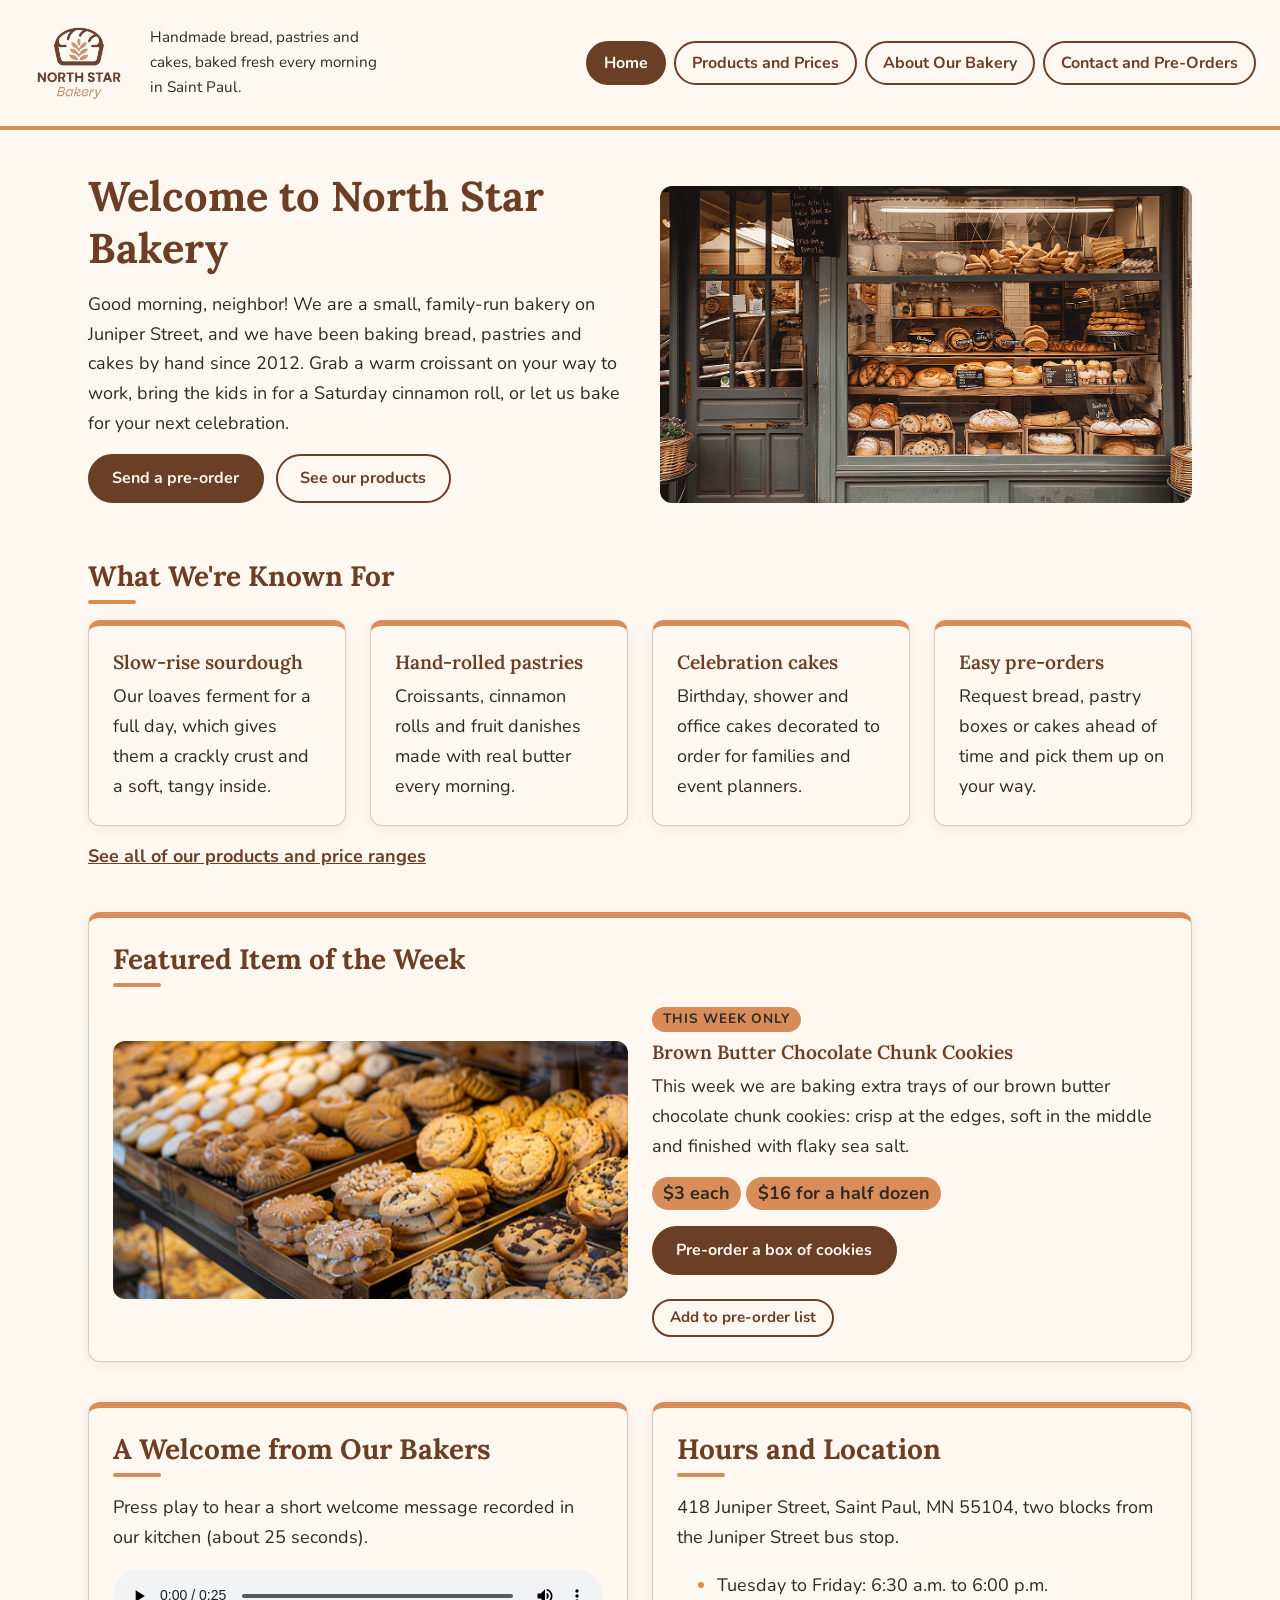
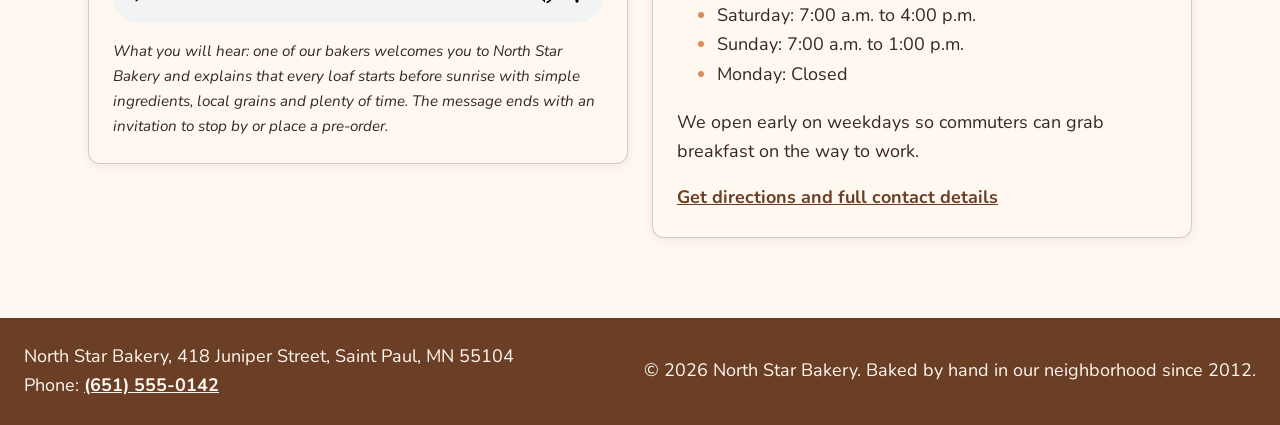
<file: index.html>
<!DOCTYPE html>
<html lang="en">
<head>
  <meta charset="UTF-8">
  <meta name="viewport" content="width=device-width, initial-scale=1.0">
  <meta name="description" content="Neighborhood bakery in Saint Paul baking bread, pastries and cakes by hand.">
  <title>North Star Bakery | Fresh Bread and Pastries in Saint Paul</title>
  <link rel="icon" type="image/png" href="images/bakery-logo_c.png">
  <link rel="preconnect" href="https://fonts.googleapis.com">
  <link rel="preconnect" href="https://fonts.gstatic.com" crossorigin>
  <link rel="stylesheet" href="https://fonts.googleapis.com/css2?family=Lora:wght@600;700&amp;family=Nunito:wght@400;700&amp;display=swap">
  <link rel="stylesheet" href="css/styles.css">
  <script src="js/main.js" defer></script>
</head>
<body>
  <a class="skip-link" href="#main">Skip to main content</a>
  <header class="site-header">
    <div class="brand">
      <img class="logo" src="images/bakery-logo_c.png" alt="North Star Bakery logo" width="150" height="128">
      <p class="tagline">Handmade bread, pastries and cakes, baked fresh every morning in Saint Paul.</p>
    </div>
    <nav aria-label="Main">
      <ul class="nav-list">
        <li><a href="index.html" aria-current="page">Home</a></li>
        <li><a href="products.html">Products and Prices</a></li>
        <li><a href="about.html">About Our Bakery</a></li>
        <li><a href="contact.html">Contact and Pre-Orders</a></li>
      </ul>
    </nav>
  </header>
  <div class="list-bar" id="list-bar" role="status" hidden></div>

  <main id="main">
    <section class="hero">
      <div class="hero-text">
        <h1>Welcome to North Star Bakery</h1>
        <p>Good morning, neighbor! We are a small, family-run bakery on Juniper Street, and we have
          been baking bread, pastries and cakes by hand since 2012. Grab a warm croissant on your way
          to work, bring the kids in for a Saturday cinnamon roll, or let us bake for your next
          celebration.</p>
        <p class="actions">
          <a class="button" href="contact.html">Send a pre-order</a>
          <a class="button button-outline" href="products.html">See our products</a>
        </p>
      </div>
      <img class="hero-image" src="images/bakery-storefront_c.png"
        alt="The front window of North Star Bakery, with wooden shelves of fresh loaves, rolls and pastries on display"
        width="1200" height="715">
    </section>

    <section>
      <h2>What We're Known For</h2>
      <ul class="card-grid">
        <li class="card">
          <h3>Slow-rise sourdough</h3>
          <p>Our loaves ferment for a full day, which gives them a crackly crust and a soft, tangy
            inside.</p>
        </li>
        <li class="card">
          <h3>Hand-rolled pastries</h3>
          <p>Croissants, cinnamon rolls and fruit danishes made with real butter every morning.</p>
        </li>
        <li class="card">
          <h3>Celebration cakes</h3>
          <p>Birthday, shower and office cakes decorated to order for families and event
            planners.</p>
        </li>
        <li class="card">
          <h3>Easy pre-orders</h3>
          <p>Request bread, pastry boxes or cakes ahead of time and pick them up on your way.</p>
        </li>
      </ul>
      <p><a href="products.html">See all of our products and price ranges</a></p>
    </section>

    <section class="card feature">
      <h2>Featured Item of the Week</h2>
      <div class="feature-body">
        <picture>
          <source media="(min-width: 48em)" srcset="images/bakery-feature-large_c.png">
          <img src="images/bakery-feature-small_c.png"
            alt="Brown butter chocolate chunk cookies stacked on wooden trays in our pastry case, next to sugar-topped pastries">
        </picture>
        <div class="feature-text" data-product="brown-butter-cookie">
          <p class="badge">This week only</p>
          <h3>Brown Butter Chocolate Chunk Cookies</h3>
          <p>This week we are baking extra trays of our brown butter chocolate chunk cookies: crisp
            at the edges, soft in the middle and finished with flaky sea salt.</p>
          <p><span class="price">$3 each</span> <span class="price">$16 for a half dozen</span></p>
          <p><a class="button" href="contact.html">Pre-order a box of cookies</a></p>
        </div>
      </div>
    </section>

    <div class="row">
      <section class="card">
        <h2>A Welcome from Our Bakers</h2>
        <p>Press play to hear a short welcome message recorded in our kitchen (about 25
          seconds).</p>
        <audio controls preload="metadata">
          <source src="media/bakery-welcome_c.mp3" type="audio/mpeg">
          <p>Your browser does not support the audio element. You can
            <a href="media/bakery-welcome_c.mp3">download the welcome message as an MP3 file</a>
            instead.</p>
        </audio>
        <p class="media-note">What you will hear: one of our bakers welcomes you to North Star
          Bakery and explains that every loaf starts before sunrise with simple ingredients, local
          grains and plenty of time. The message ends with an invitation to stop by or place a
          pre-order.</p>
      </section>

      <section class="card">
        <h2>Hours and Location</h2>
        <p>418 Juniper Street, Saint Paul, MN 55104, two blocks from the Juniper Street bus stop.</p>
        <ul>
          <li>Tuesday to Friday: 6:30 a.m. to 6:00 p.m.</li>
          <li>Saturday: 7:00 a.m. to 4:00 p.m.</li>
          <li>Sunday: 7:00 a.m. to 1:00 p.m.</li>
          <li>Monday: Closed</li>
        </ul>
        <p>We open early on weekdays so commuters can grab breakfast on the way to work.</p>
        <p><a href="contact.html">Get directions and full contact details</a></p>
      </section>
    </div>
  </main>

  <footer class="site-footer">
    <address>
      North Star Bakery, 418 Juniper Street, Saint Paul, MN 55104<br>
      Phone: <a href="tel:+16515550142">(651) 555-0142</a>
    </address>
    <p>&copy; 2026 North Star Bakery. Baked by hand in our neighborhood since 2012.</p>
  </footer>
</body>
</html>
</file>
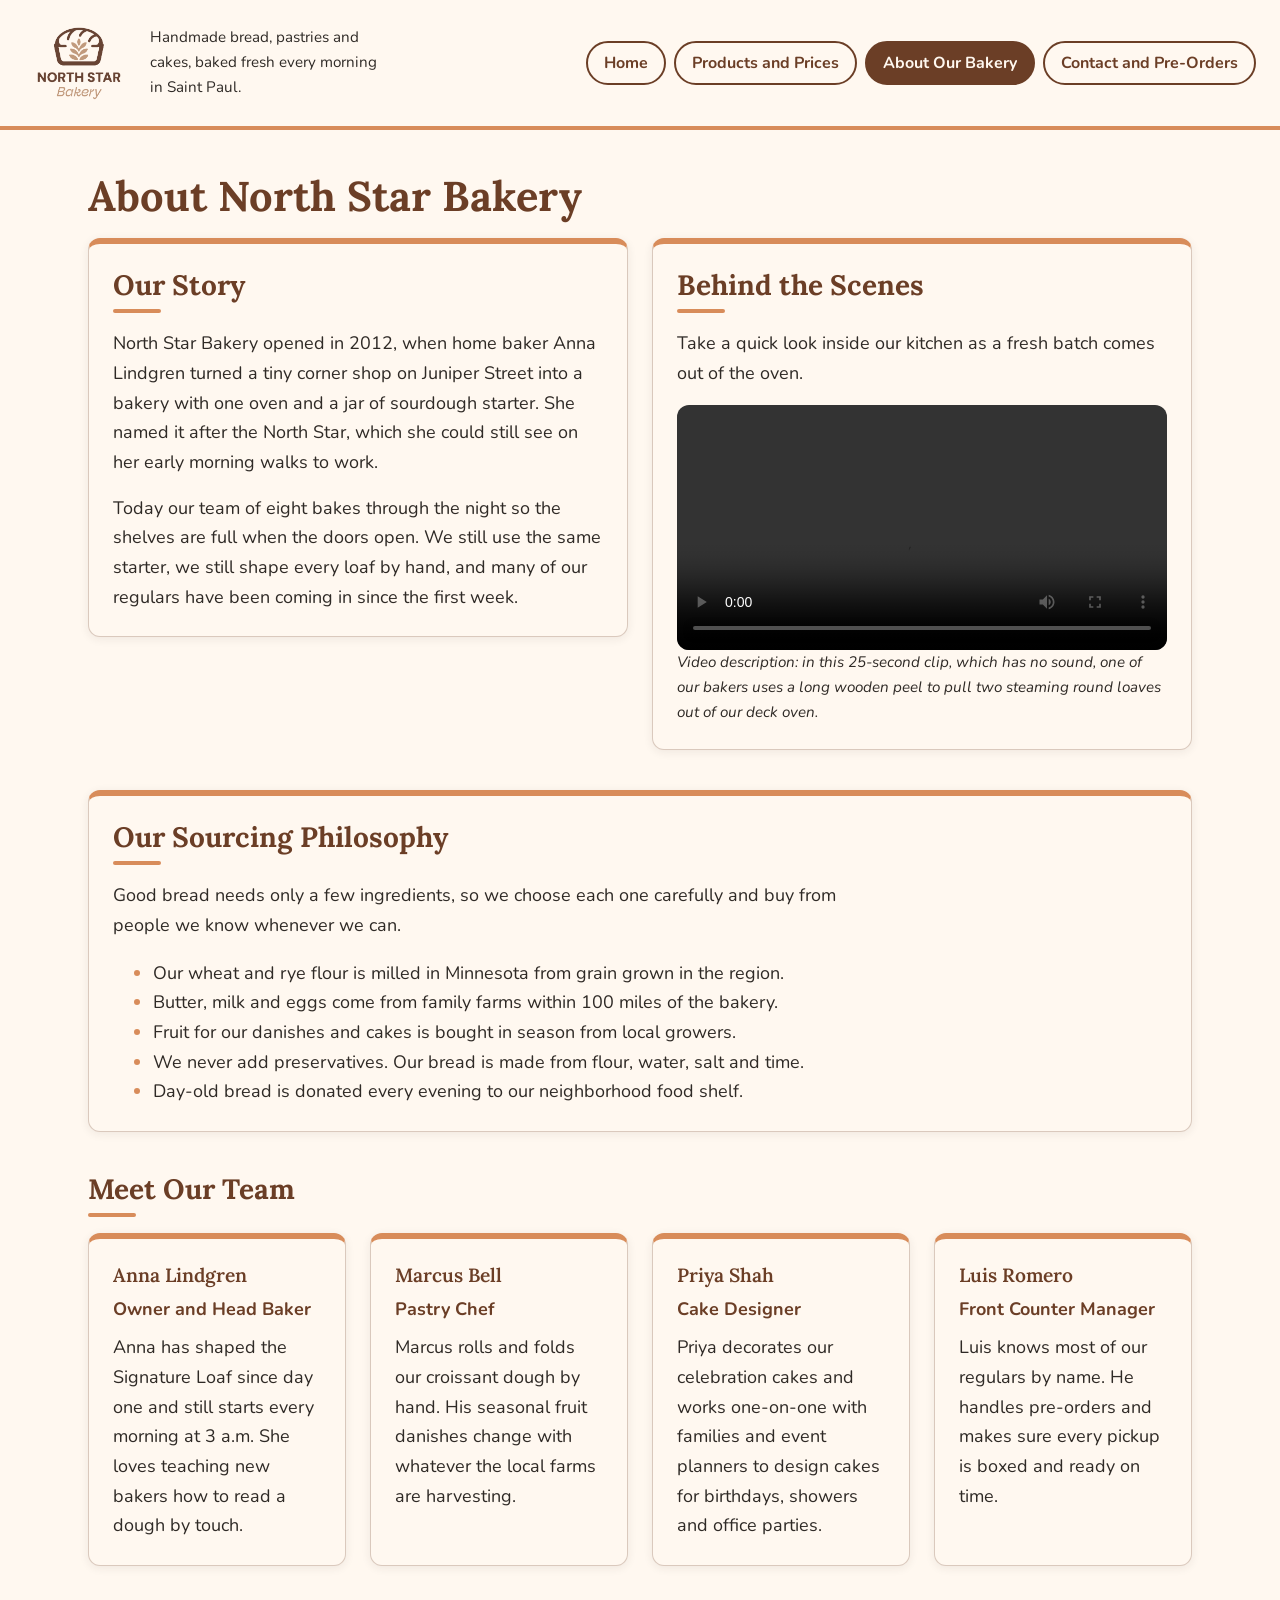
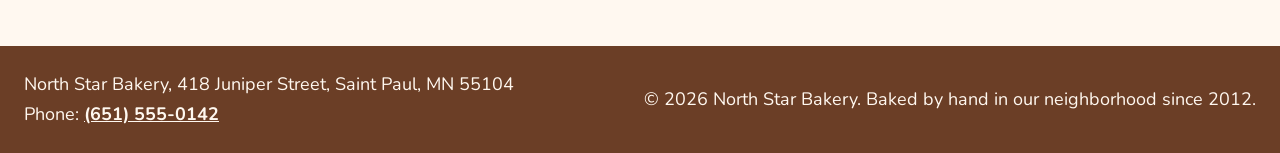
<file: about.html>
<!DOCTYPE html>
<html lang="en">
<head>
  <meta charset="UTF-8">
  <meta name="viewport" content="width=device-width, initial-scale=1.0">
  <meta name="description" content="The story, sourcing and team behind North Star Bakery in Saint Paul.">
  <title>About Our Bakery | North Star Bakery</title>
  <link rel="icon" type="image/png" href="images/bakery-logo_c.png">
  <link rel="preconnect" href="https://fonts.googleapis.com">
  <link rel="preconnect" href="https://fonts.gstatic.com" crossorigin>
  <link rel="stylesheet" href="https://fonts.googleapis.com/css2?family=Lora:wght@600;700&amp;family=Nunito:wght@400;700&amp;display=swap">
  <link rel="stylesheet" href="css/styles.css">
  <script src="js/main.js" defer></script>
</head>
<body>
  <a class="skip-link" href="#main">Skip to main content</a>
  <header class="site-header">
    <div class="brand">
      <img class="logo" src="images/bakery-logo_c.png" alt="North Star Bakery logo" width="150" height="128">
      <p class="tagline">Handmade bread, pastries and cakes, baked fresh every morning in Saint Paul.</p>
    </div>
    <nav aria-label="Main">
      <ul class="nav-list">
        <li><a href="index.html">Home</a></li>
        <li><a href="products.html">Products and Prices</a></li>
        <li><a href="about.html" aria-current="page">About Our Bakery</a></li>
        <li><a href="contact.html">Contact and Pre-Orders</a></li>
      </ul>
    </nav>
  </header>
  <div class="list-bar" id="list-bar" role="status" hidden></div>

  <main id="main">
    <h1>About North Star Bakery</h1>

    <div class="row">
      <section class="card">
        <h2>Our Story</h2>
        <p>North Star Bakery opened in 2012, when home baker Anna Lindgren turned a tiny corner shop
          on Juniper Street into a bakery with one oven and a jar of sourdough starter. She named it
          after the North Star, which she could still see on her early morning walks to work.</p>
        <p>Today our team of eight bakes through the night so the shelves are full when the doors
          open. We still use the same starter, we still shape every loaf by hand, and many of our
          regulars have been coming in since the first week.</p>
      </section>

      <section class="card">
        <h2>Behind the Scenes</h2>
        <p>Take a quick look inside our kitchen as a fresh batch comes out of the oven.</p>
        <video controls width="1280" height="720" preload="metadata">
          <source src="media/bakery-behind-scenes_c.mp4" type="video/mp4">
          <p>Your browser does not support the video element. You can
            <a href="media/bakery-behind-scenes_c.mp4">download the behind-the-scenes video as an MP4
            file</a> instead.</p>
        </video>
        <p class="media-note">Video description: in this 25-second clip, which has no sound, one of
          our bakers uses a long wooden peel to pull two steaming round loaves out of our deck
          oven.</p>
      </section>
    </div>

    <section class="card">
      <h2>Our Sourcing Philosophy</h2>
      <p>Good bread needs only a few ingredients, so we choose each one carefully and buy from
        people we know whenever we can.</p>
      <ul>
        <li>Our wheat and rye flour is milled in Minnesota from grain grown in the region.</li>
        <li>Butter, milk and eggs come from family farms within 100 miles of the bakery.</li>
        <li>Fruit for our danishes and cakes is bought in season from local growers.</li>
        <li>We never add preservatives. Our bread is made from flour, water, salt and time.</li>
        <li>Day-old bread is donated every evening to our neighborhood food shelf.</li>
      </ul>
    </section>

    <section>
      <h2>Meet Our Team</h2>
      <div class="card-grid">
        <article class="card">
          <h3>Anna Lindgren</h3>
          <p class="role">Owner and Head Baker</p>
          <p>Anna has shaped the Signature Loaf since day one and still starts every morning at
            3 a.m. She loves teaching new bakers how to read a dough by touch.</p>
        </article>
        <article class="card">
          <h3>Marcus Bell</h3>
          <p class="role">Pastry Chef</p>
          <p>Marcus rolls and folds our croissant dough by hand. His seasonal fruit danishes change
            with whatever the local farms are harvesting.</p>
        </article>
        <article class="card">
          <h3>Priya Shah</h3>
          <p class="role">Cake Designer</p>
          <p>Priya decorates our celebration cakes and works one-on-one with families and event
            planners to design cakes for birthdays, showers and office parties.</p>
        </article>
        <article class="card">
          <h3>Luis Romero</h3>
          <p class="role">Front Counter Manager</p>
          <p>Luis knows most of our regulars by name. He handles pre-orders and makes sure every
            pickup is boxed and ready on time.</p>
        </article>
      </div>
    </section>
  </main>

  <footer class="site-footer">
    <address>
      North Star Bakery, 418 Juniper Street, Saint Paul, MN 55104<br>
      Phone: <a href="tel:+16515550142">(651) 555-0142</a>
    </address>
    <p>&copy; 2026 North Star Bakery. Baked by hand in our neighborhood since 2012.</p>
  </footer>
</body>
</html>
</file>
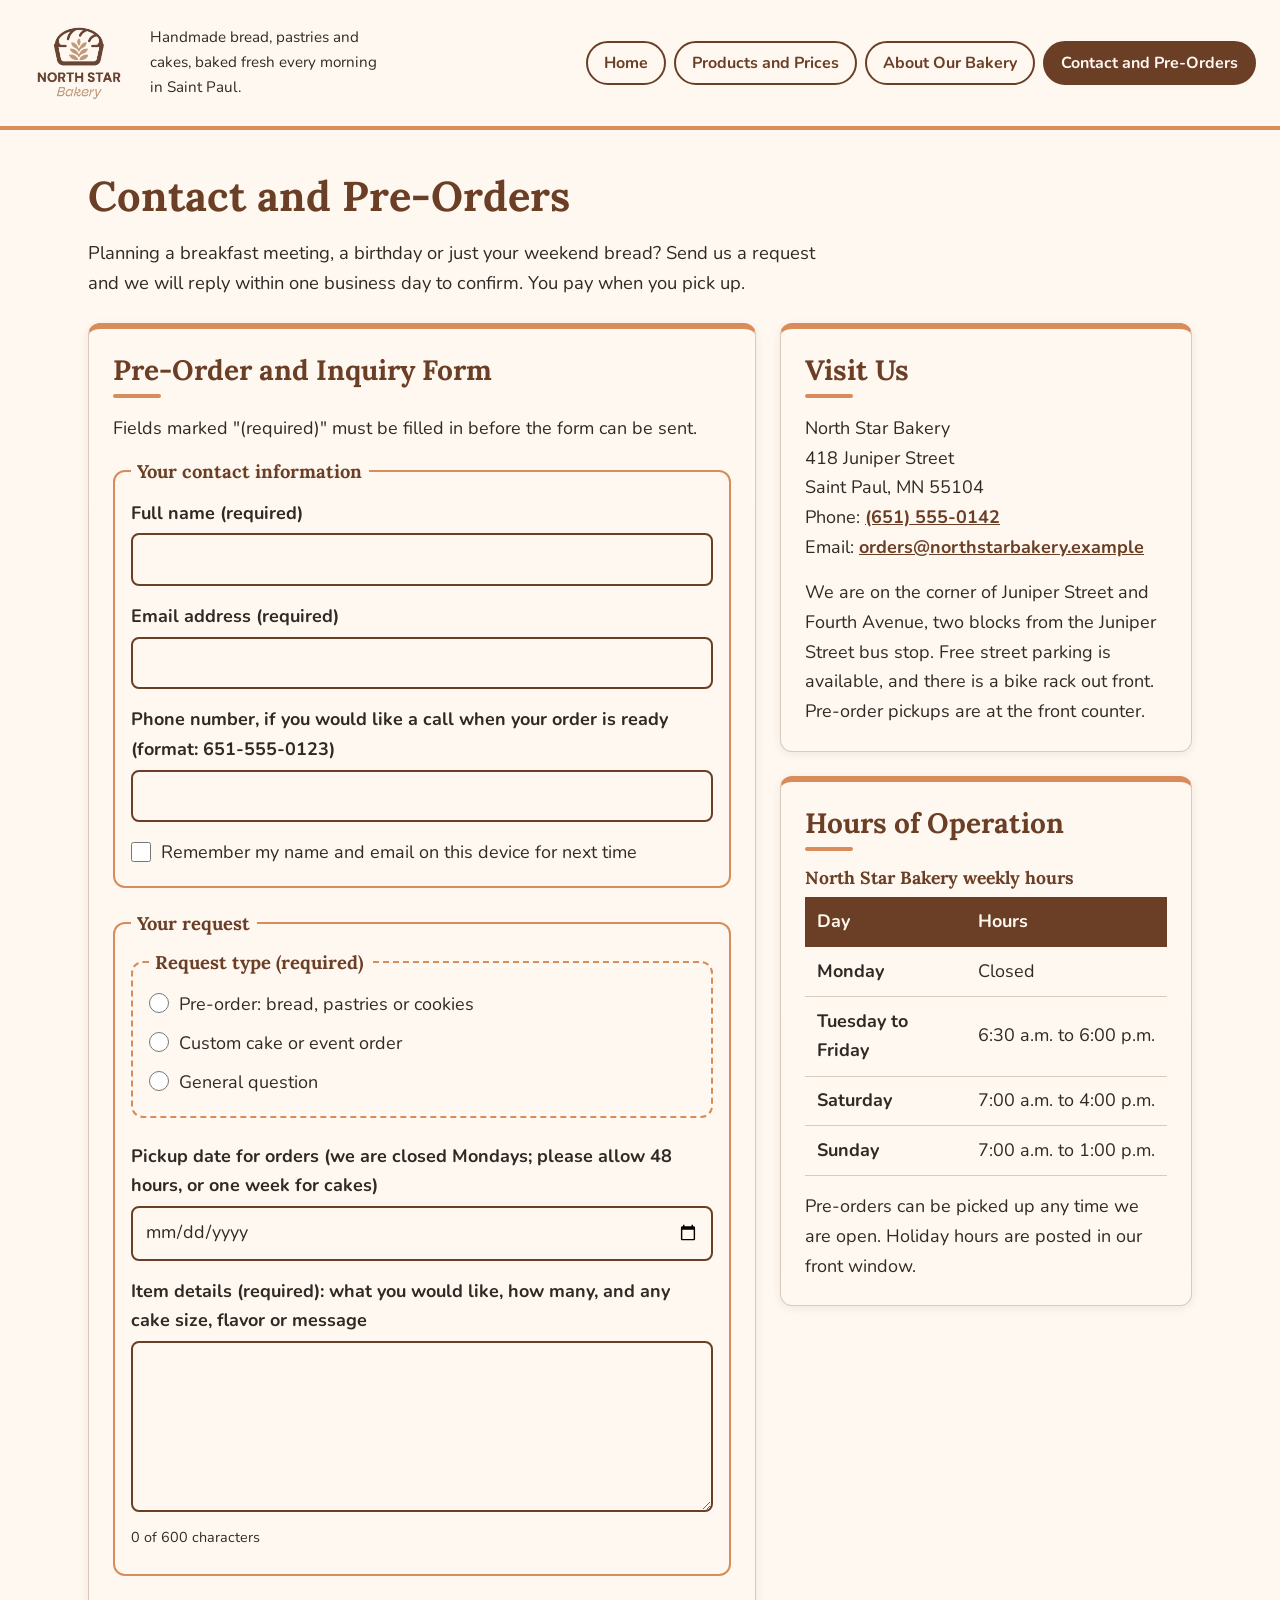
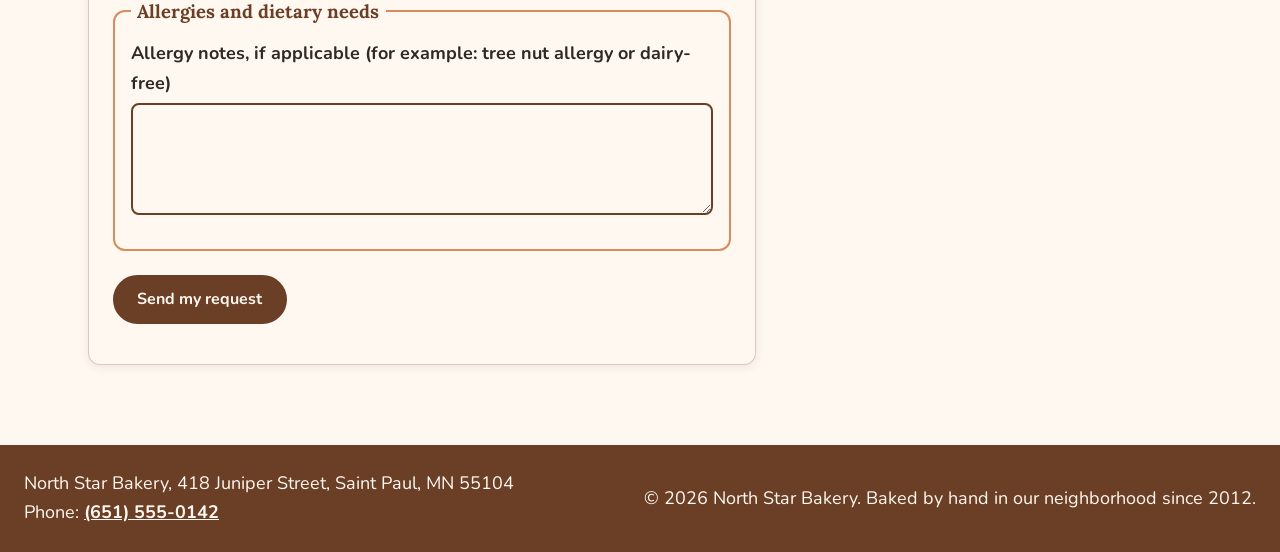
<file: contact.html>
<!DOCTYPE html>
<html lang="en">
<head>
  <meta charset="UTF-8">
  <meta name="viewport" content="width=device-width, initial-scale=1.0">
  <meta name="description" content="Send a pre-order or question to North Star Bakery, and find our location and hours.">
  <title>Contact and Pre-Orders | North Star Bakery</title>
  <link rel="icon" type="image/png" href="images/bakery-logo_c.png">
  <link rel="preconnect" href="https://fonts.googleapis.com">
  <link rel="preconnect" href="https://fonts.gstatic.com" crossorigin>
  <link rel="stylesheet" href="https://fonts.googleapis.com/css2?family=Lora:wght@600;700&amp;family=Nunito:wght@400;700&amp;display=swap">
  <link rel="stylesheet" href="css/styles.css">
  <script src="js/main.js" defer></script>
</head>
<body>
  <a class="skip-link" href="#main">Skip to main content</a>
  <header class="site-header">
    <div class="brand">
      <img class="logo" src="images/bakery-logo_c.png" alt="North Star Bakery logo" width="150" height="128">
      <p class="tagline">Handmade bread, pastries and cakes, baked fresh every morning in Saint Paul.</p>
    </div>
    <nav aria-label="Main">
      <ul class="nav-list">
        <li><a href="index.html">Home</a></li>
        <li><a href="products.html">Products and Prices</a></li>
        <li><a href="about.html">About Our Bakery</a></li>
        <li><a href="contact.html" aria-current="page">Contact and Pre-Orders</a></li>
      </ul>
    </nav>
  </header>
  <div class="list-bar" id="list-bar" role="status" hidden></div>

  <main id="main">
    <h1>Contact and Pre-Orders</h1>
    <p class="intro">Planning a breakfast meeting, a birthday or just your weekend bread? Send us a
      request and we will reply within one business day to confirm. You pay when you pick up.</p>

    <div class="contact-layout">
      <section class="card">
        <h2>Pre-Order and Inquiry Form</h2>
        <p>Fields marked "(required)" must be filled in before the form can be sent.</p>

        <div class="order-summary" id="order-summary" hidden>
          <h3>Your pre-order list</h3>
          <ul id="order-summary-items"></ul>
          <p id="order-summary-total"></p>
          <p>We added this list to "Item details" below, so you can edit it before sending.
            <a href="products.html#preorder-panel">Change your list on the Products page</a></p>
        </div>

        <form id="preorder-form" action="#" method="post">
          <fieldset>
            <legend>Your contact information</legend>
            <p class="field">
              <label for="name">Full name (required)</label>
              <input type="text" id="name" name="name" required minlength="2" maxlength="60"
                autocomplete="name" aria-describedby="error-name">
              <span class="error" id="error-name"></span>
            </p>
            <p class="field">
              <label for="email">Email address (required)</label>
              <input type="email" id="email" name="email" required maxlength="100"
                autocomplete="email" aria-describedby="error-email">
              <span class="error" id="error-email"></span>
            </p>
            <p class="field">
              <label for="phone">Phone number, if you would like a call when your order is ready
                (format: 651-555-0123)</label>
              <input type="tel" id="phone" name="phone" pattern="[0-9]{3}-[0-9]{3}-[0-9]{4}"
                title="Use the format 651-555-0123" autocomplete="tel" aria-describedby="error-phone">
              <span class="error" id="error-phone"></span>
            </p>
            <p class="choice">
              <input type="checkbox" id="remember" name="remember">
              <label for="remember">Remember my name and email on this device for next time</label>
            </p>
          </fieldset>

          <fieldset>
            <legend>Your request</legend>
            <fieldset class="choices">
              <legend>Request type (required)</legend>
              <p class="choice">
                <input type="radio" id="type-preorder" name="request_type" value="pre-order" required
                  aria-describedby="error-request_type">
                <label for="type-preorder">Pre-order: bread, pastries or cookies</label>
              </p>
              <p class="choice">
                <input type="radio" id="type-cake" name="request_type" value="cake-or-event" required
                  aria-describedby="error-request_type">
                <label for="type-cake">Custom cake or event order</label>
              </p>
              <p class="choice">
                <input type="radio" id="type-question" name="request_type" value="general-question"
                  required aria-describedby="error-request_type">
                <label for="type-question">General question</label>
              </p>
              <p class="error" id="error-request_type"></p>
            </fieldset>
            <p class="field">
              <label for="pickup-date">Pickup date for orders (we are closed Mondays; please allow
                48 hours, or one week for cakes)</label>
              <input type="date" id="pickup-date" name="pickup_date"
                aria-describedby="error-pickup_date">
              <span class="error" id="error-pickup_date"></span>
            </p>
            <p class="field">
              <label for="details">Item details (required): what you would like, how many, and any
                cake size, flavor or message</label>
              <textarea id="details" name="details" rows="5" cols="50" required minlength="10"
                maxlength="600" aria-describedby="details-count error-details"></textarea>
              <span class="char-count" id="details-count">0 of 600 characters</span>
              <span class="error" id="error-details"></span>
            </p>
          </fieldset>

          <fieldset>
            <legend>Allergies and dietary needs</legend>
            <p class="field">
              <label for="allergies">Allergy notes, if applicable (for example: tree nut allergy or
                dairy-free)</label>
              <textarea id="allergies" name="allergies" rows="3" cols="50" maxlength="300"
                aria-describedby="error-allergies"></textarea>
              <span class="error" id="error-allergies"></span>
            </p>
          </fieldset>

          <p class="form-status" id="form-status" role="status"></p>
          <p><button class="button" type="submit">Send my request</button></p>
        </form>
      </section>

      <div class="row contact-info">
        <section class="card">
          <h2>Visit Us</h2>
          <address>
            North Star Bakery<br>
            418 Juniper Street<br>
            Saint Paul, MN 55104<br>
            Phone: <a href="tel:+16515550142">(651) 555-0142</a><br>
            Email: <a href="mailto:orders@northstarbakery.example">orders@northstarbakery.example</a>
          </address>
          <p>We are on the corner of Juniper Street and Fourth Avenue, two blocks from the Juniper
            Street bus stop. Free street parking is available, and there is a bike rack out front.
            Pre-order pickups are at the front counter.</p>
        </section>

        <section class="card">
          <h2>Hours of Operation</h2>
          <table>
            <caption>North Star Bakery weekly hours</caption>
            <thead>
              <tr>
                <th scope="col">Day</th>
                <th scope="col">Hours</th>
              </tr>
            </thead>
            <tbody>
              <tr>
                <th scope="row">Monday</th>
                <td>Closed</td>
              </tr>
              <tr>
                <th scope="row">Tuesday to Friday</th>
                <td>6:30 a.m. to 6:00 p.m.</td>
              </tr>
              <tr>
                <th scope="row">Saturday</th>
                <td>7:00 a.m. to 4:00 p.m.</td>
              </tr>
              <tr>
                <th scope="row">Sunday</th>
                <td>7:00 a.m. to 1:00 p.m.</td>
              </tr>
            </tbody>
          </table>
          <p>Pre-orders can be picked up any time we are open. Holiday hours are posted in our front
            window.</p>
        </section>
      </div>
    </div>
  </main>

  <footer class="site-footer">
    <address>
      North Star Bakery, 418 Juniper Street, Saint Paul, MN 55104<br>
      Phone: <a href="tel:+16515550142">(651) 555-0142</a>
    </address>
    <p>&copy; 2026 North Star Bakery. Baked by hand in our neighborhood since 2012.</p>
  </footer>
</body>
</html>
</file>
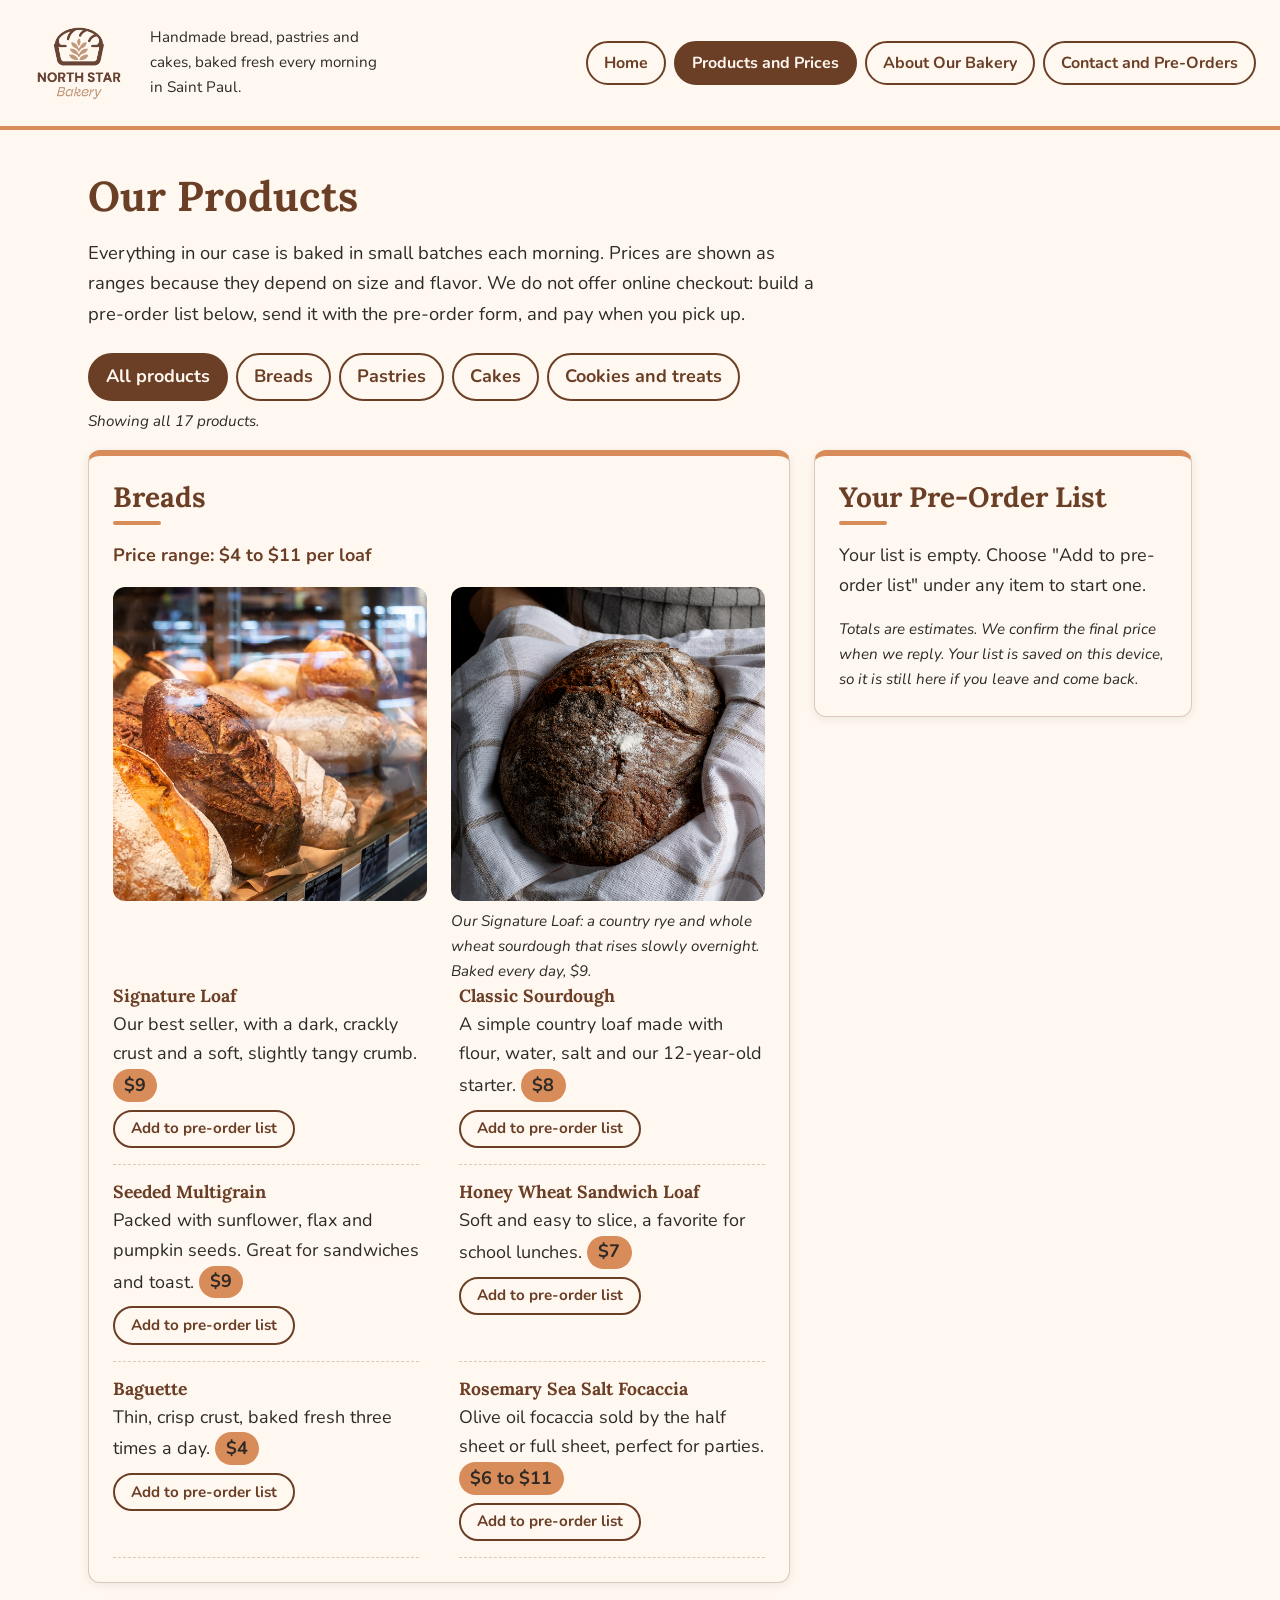
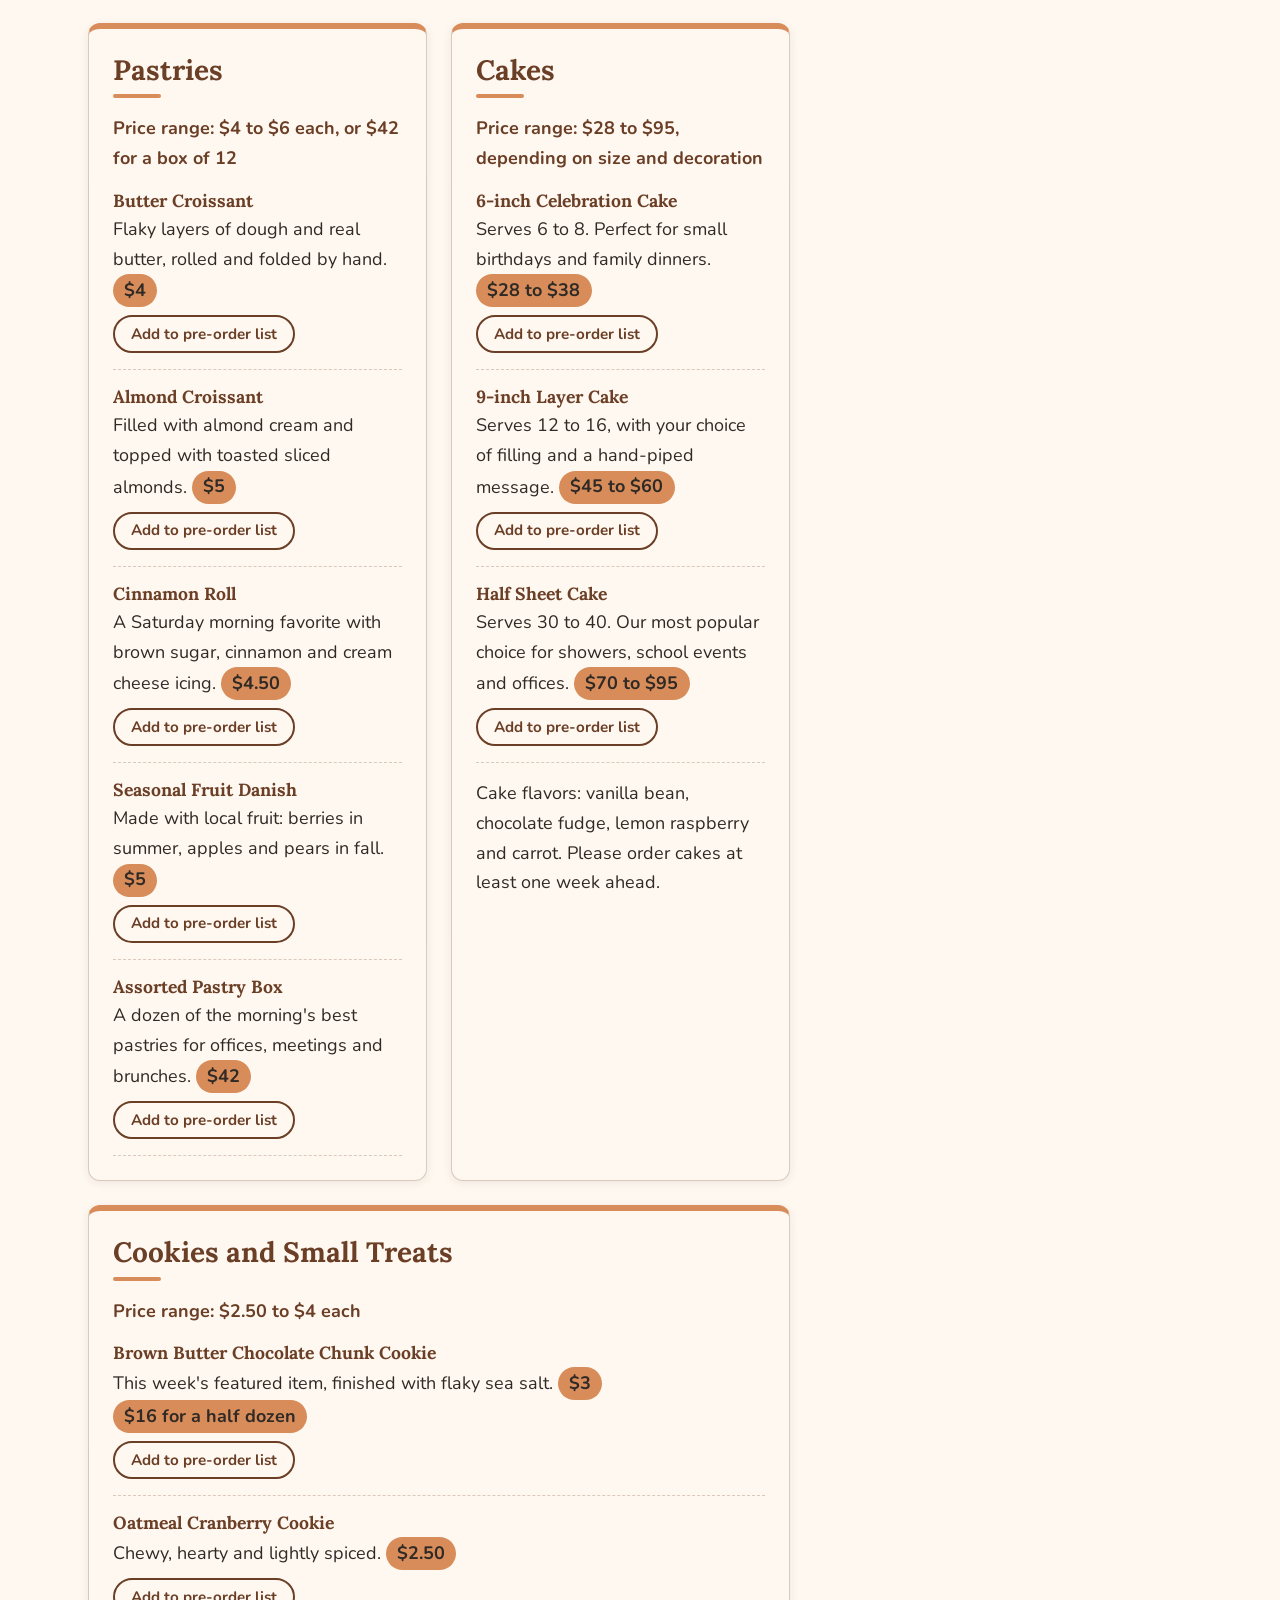
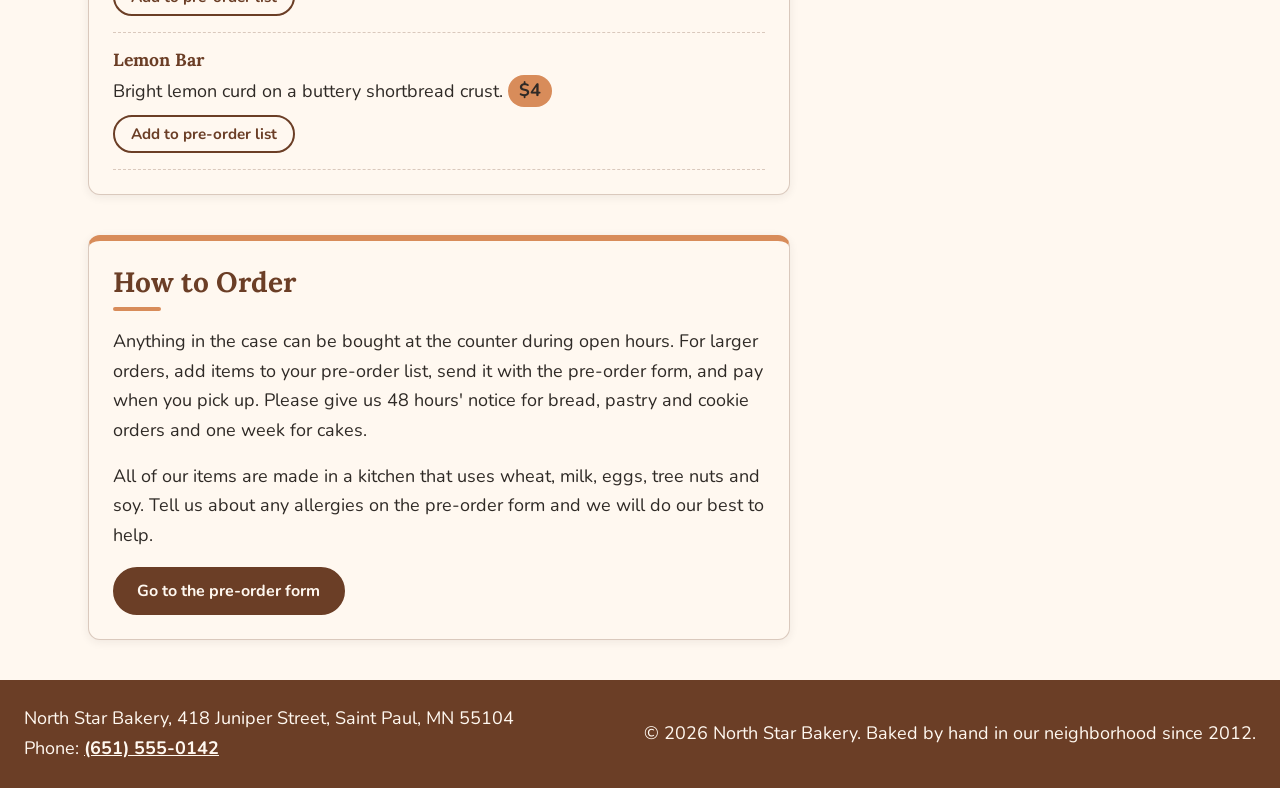
<file: products.html>
<!DOCTYPE html>
<html lang="en">
<head>
  <meta charset="UTF-8">
  <meta name="viewport" content="width=device-width, initial-scale=1.0">
  <meta name="description" content="Breads, pastries, cakes and cookies from North Star Bakery, with price ranges.">
  <title>Products and Prices | North Star Bakery</title>
  <link rel="icon" type="image/png" href="images/bakery-logo_c.png">
  <link rel="preconnect" href="https://fonts.googleapis.com">
  <link rel="preconnect" href="https://fonts.gstatic.com" crossorigin>
  <link rel="stylesheet" href="https://fonts.googleapis.com/css2?family=Lora:wght@600;700&amp;family=Nunito:wght@400;700&amp;display=swap">
  <link rel="stylesheet" href="css/styles.css">
  <script src="js/main.js" defer></script>
</head>
<body>
  <a class="skip-link" href="#main">Skip to main content</a>
  <header class="site-header">
    <div class="brand">
      <img class="logo" src="images/bakery-logo_c.png" alt="North Star Bakery logo" width="150" height="128">
      <p class="tagline">Handmade bread, pastries and cakes, baked fresh every morning in Saint Paul.</p>
    </div>
    <nav aria-label="Main">
      <ul class="nav-list">
        <li><a href="index.html">Home</a></li>
        <li><a href="products.html" aria-current="page">Products and Prices</a></li>
        <li><a href="about.html">About Our Bakery</a></li>
        <li><a href="contact.html">Contact and Pre-Orders</a></li>
      </ul>
    </nav>
  </header>
  <div class="list-bar" id="list-bar" role="status" hidden></div>

  <main id="main">
    <h1>Our Products</h1>
    <p class="intro">Everything in our case is baked in small batches each morning. Prices are shown
      as ranges because they depend on size and flavor. We do not offer online checkout: build a
      pre-order list below, send it with the pre-order form, and pay when you pick up.</p>

    <div class="filter-bar" id="filter-bar" role="group" aria-label="Show products by category" hidden></div>
    <p class="filter-status" id="filter-status"></p>

    <div class="products-layout">
      <div class="products-main">
        <section class="card" data-category="breads">
          <h2>Breads</h2>
          <p class="price-range">Price range: $4 to $11 per loaf</p>
          <div class="media-pair">
            <img src="images/bakery-bread_c.png"
              alt="Rustic sourdough and seeded loaves lined up behind the glass of our bread case"
              width="1200" height="1200">
            <figure>
              <img src="images/bakery-signature-loaf_c.png"
                alt="A round, dark-crusted country rye loaf dusted with flour and wrapped in a striped linen towel"
                width="1200" height="1200">
              <figcaption>Our Signature Loaf: a country rye and whole wheat sourdough that rises
                slowly overnight. Baked every day, $9.</figcaption>
            </figure>
          </div>
          <dl class="menu menu-columns">
            <div data-product="signature-loaf">
              <dt>Signature Loaf</dt>
              <dd>Our best seller, with a dark, crackly crust and a soft, slightly tangy crumb.
                <span class="price">$9</span></dd>
            </div>
            <div data-product="classic-sourdough">
              <dt>Classic Sourdough</dt>
              <dd>A simple country loaf made with flour, water, salt and our 12-year-old starter.
                <span class="price">$8</span></dd>
            </div>
            <div data-product="seeded-multigrain">
              <dt>Seeded Multigrain</dt>
              <dd>Packed with sunflower, flax and pumpkin seeds. Great for sandwiches and toast.
                <span class="price">$9</span></dd>
            </div>
            <div data-product="honey-wheat">
              <dt>Honey Wheat Sandwich Loaf</dt>
              <dd>Soft and easy to slice, a favorite for school lunches. <span class="price">$7</span></dd>
            </div>
            <div data-product="baguette">
              <dt>Baguette</dt>
              <dd>Thin, crisp crust, baked fresh three times a day. <span class="price">$4</span></dd>
            </div>
            <div data-product="focaccia">
              <dt>Rosemary Sea Salt Focaccia</dt>
              <dd>Olive oil focaccia sold by the half sheet or full sheet, perfect for parties.
                <span class="price">$6 to $11</span></dd>
            </div>
          </dl>
        </section>

        <div class="card-grid">
          <section class="card" data-category="pastries">
            <h2>Pastries</h2>
            <p class="price-range">Price range: $4 to $6 each, or $42 for a box of 12</p>
            <dl class="menu">
              <div data-product="butter-croissant">
                <dt>Butter Croissant</dt>
                <dd>Flaky layers of dough and real butter, rolled and folded by hand.
                  <span class="price">$4</span></dd>
              </div>
              <div data-product="almond-croissant">
                <dt>Almond Croissant</dt>
                <dd>Filled with almond cream and topped with toasted sliced almonds.
                  <span class="price">$5</span></dd>
              </div>
              <div data-product="cinnamon-roll">
                <dt>Cinnamon Roll</dt>
                <dd>A Saturday morning favorite with brown sugar, cinnamon and cream cheese icing.
                  <span class="price">$4.50</span></dd>
              </div>
              <div data-product="fruit-danish">
                <dt>Seasonal Fruit Danish</dt>
                <dd>Made with local fruit: berries in summer, apples and pears in fall.
                  <span class="price">$5</span></dd>
              </div>
              <div data-product="pastry-box">
                <dt>Assorted Pastry Box</dt>
                <dd>A dozen of the morning's best pastries for offices, meetings and brunches.
                  <span class="price">$42</span></dd>
              </div>
            </dl>
          </section>

          <section class="card" data-category="cakes">
            <h2>Cakes</h2>
            <p class="price-range">Price range: $28 to $95, depending on size and decoration</p>
            <dl class="menu">
              <div data-product="cake-6-inch">
                <dt>6-inch Celebration Cake</dt>
                <dd>Serves 6 to 8. Perfect for small birthdays and family dinners.
                  <span class="price">$28 to $38</span></dd>
              </div>
              <div data-product="cake-9-inch">
                <dt>9-inch Layer Cake</dt>
                <dd>Serves 12 to 16, with your choice of filling and a hand-piped message.
                  <span class="price">$45 to $60</span></dd>
              </div>
              <div data-product="cake-half-sheet">
                <dt>Half Sheet Cake</dt>
                <dd>Serves 30 to 40. Our most popular choice for showers, school events and offices.
                  <span class="price">$70 to $95</span></dd>
              </div>
            </dl>
            <p>Cake flavors: vanilla bean, chocolate fudge, lemon raspberry and carrot. Please order
              cakes at least one week ahead.</p>
          </section>

          <section class="card" data-category="cookies">
            <h2>Cookies and Small Treats</h2>
            <p class="price-range">Price range: $2.50 to $4 each</p>
            <dl class="menu">
              <div data-product="brown-butter-cookie">
                <dt>Brown Butter Chocolate Chunk Cookie</dt>
                <dd>This week's featured item, finished with flaky sea salt.
                  <span class="price">$3</span> <span class="price">$16 for a half dozen</span></dd>
              </div>
              <div data-product="oatmeal-cookie">
                <dt>Oatmeal Cranberry Cookie</dt>
                <dd>Chewy, hearty and lightly spiced. <span class="price">$2.50</span></dd>
              </div>
              <div data-product="lemon-bar">
                <dt>Lemon Bar</dt>
                <dd>Bright lemon curd on a buttery shortbread crust. <span class="price">$4</span></dd>
              </div>
            </dl>
          </section>
        </div>

        <section class="card">
          <h2>How to Order</h2>
          <p>Anything in the case can be bought at the counter during open hours. For larger
            orders, add items to your pre-order list, send it with the pre-order form, and pay when
            you pick up. Please give us 48 hours' notice for bread, pastry and cookie orders and one
            week for cakes.</p>
          <p>All of our items are made in a kitchen that uses wheat, milk, eggs, tree nuts and soy.
            Tell us about any allergies on the pre-order form and we will do our best to help.</p>
          <p><a class="button" href="contact.html">Go to the pre-order form</a></p>
        </section>
      </div>

      <aside class="card preorder-panel" id="preorder-panel" aria-labelledby="preorder-heading" hidden>
        <h2 id="preorder-heading">Your Pre-Order List</h2>
        <p id="preorder-empty">Your list is empty. Choose "Add to pre-order list" under any item to
          start one.</p>
        <ul class="preorder-items" id="preorder-items"></ul>
        <p class="preorder-total" id="preorder-total"></p>
        <p class="preorder-actions" id="preorder-actions">
          <a class="button" href="contact.html">Send this list as a pre-order</a>
          <button class="button button-outline" type="button" id="clear-list">Clear list</button>
        </p>
        <p class="media-note">Totals are estimates. We confirm the final price when we reply. Your
          list is saved on this device, so it is still here if you leave and come back.</p>
      </aside>
    </div>
  </main>

  <footer class="site-footer">
    <address>
      North Star Bakery, 418 Juniper Street, Saint Paul, MN 55104<br>
      Phone: <a href="tel:+16515550142">(651) 555-0142</a>
    </address>
    <p>&copy; 2026 North Star Bakery. Baked by hand in our neighborhood since 2012.</p>
  </footer>
</body>
</html>
</file>
<file: css/styles.css>
/* =========================================================================
   North Star Bakery - shared stylesheet for all four pages
   Palette (4 colors): cream #FFF8F0, brown #6B3E26, peach #D88C5A, charcoal #2F2A26
   Fonts (2 families): Lora for headings, Nunito for body text
   Written mobile-first: base styles are for phones, media queries add
   layout for larger screens.
   ========================================================================= */

:root {
  --cream: #FFF8F0;     /* page background, text on brown */
  --brown: #6B3E26;     /* headings, links, buttons, footer (8.5:1 on cream) */
  --peach: #D88C5A;     /* accents only: borders, badges, highlights (never text on cream) */
  --charcoal: #2F2A26;  /* body text (13.5:1 on cream, 5.3:1 on peach) */

  --font-heading: "Lora", Georgia, "Times New Roman", serif;
  --font-body: "Nunito", "Segoe UI", Arial, sans-serif;

  --space-1: 0.5rem;
  --space-2: 1rem;
  --space-3: 1.5rem;
  --space-4: 2.5rem;
  --radius: 12px;
  --max-width: 72rem;
  --soft-line: rgba(107, 62, 38, 0.25);  /* brown at 25% for thin dividers */
}

/* ---------- Base ---------- */

/* elements hidden by JavaScript stay hidden even if a class sets display */
[hidden] {
  display: none !important;
}

*,
*::before,
*::after {
  box-sizing: border-box;
}

body {
  margin: 0;
  background-color: var(--cream);
  color: var(--charcoal);
  font-family: var(--font-body);
  font-size: 1.0625rem;
  line-height: 1.65;
  /* column flex layout keeps the footer at the bottom on short pages */
  display: flex;
  flex-direction: column;
  min-height: 100vh;
}

img,
picture,
video {
  display: block;
  max-width: 100%;
  height: auto;
}

audio {
  display: block;
  width: 100%;
  margin-bottom: var(--space-2);
}

p,
li,
dd {
  max-width: 68ch; /* keeps lines short enough to read comfortably */
}

p {
  margin: 0 0 var(--space-2);
}

/* ---------- Typography ---------- */

h1,
h2,
h3,
legend,
caption,
dt {
  font-family: var(--font-heading);
  color: var(--brown);
  line-height: 1.25;
}

h1 {
  font-size: 2rem;
  font-weight: 700;
  margin: 0 0 var(--space-2);
}

h2 {
  font-size: 1.5rem;
  font-weight: 700;
  margin: 0 0 var(--space-2);
}

/* short peach bar under each h2 to mark the start of a section */
h2::after {
  content: "";
  display: block;
  width: 3rem;
  height: 4px;
  margin-top: 0.4rem;
  border-radius: 2px;
  background-color: var(--peach);
}

h3 {
  font-size: 1.2rem;
  font-weight: 600;
  margin: 0 0 var(--space-1);
}

.intro {
  font-size: 1.15rem;
  margin-bottom: var(--space-3);
}

.media-note,
figcaption {
  font-size: 0.95rem;
  font-style: italic;
}

li::marker {
  color: var(--peach);
}

/* ---------- Links and buttons ---------- */

a {
  color: var(--brown);
  font-weight: 700;
}

a:hover {
  color: var(--charcoal);
  text-decoration-color: var(--peach);
}

:focus-visible {
  outline: 3px solid var(--brown);
  outline-offset: 3px;
}

.button {
  display: inline-block;
  padding: 0.7rem 1.4rem;
  border: 2px solid var(--brown);
  border-radius: 999px;
  background-color: var(--brown);
  color: var(--cream);
  font-family: var(--font-body);
  font-size: 1rem;
  font-weight: 700;
  line-height: 1.4;
  text-decoration: none;
  cursor: pointer;
}

.button:hover {
  background-color: var(--charcoal);
  border-color: var(--charcoal);
  color: var(--cream);
}

.button-outline {
  background-color: transparent;
  color: var(--brown);
}

.button-outline:hover {
  background-color: var(--peach);
  border-color: var(--peach);
  color: var(--charcoal);
}

.actions {
  display: flex;
  flex-wrap: wrap;
  gap: 0.75rem;
}

/* hidden until a keyboard user tabs to it */
.skip-link {
  position: absolute;
  top: -4rem;
  left: var(--space-2);
  z-index: 10;
  padding: 0.6rem 1rem;
  border-radius: 0 0 8px 8px;
  background-color: var(--brown);
  color: var(--cream);
}

.skip-link:focus {
  top: 0;
}

/* ---------- Header and navigation ---------- */

.site-header {
  display: flex;
  flex-direction: column;
  align-items: center;
  gap: var(--space-2);
  padding: var(--space-2);
  border-bottom: 4px solid var(--peach);
  text-align: center;
}

.brand {
  display: flex;
  flex-direction: column;
  align-items: center;
  gap: 0.25rem;
}

.logo {
  width: 96px;
  /* the logo file has a white background; multiply blends it into the cream page */
  mix-blend-mode: multiply;
}

.tagline {
  margin: 0;
  font-size: 0.95rem;
}

.nav-list {
  display: flex;
  flex-wrap: wrap;
  justify-content: center;
  gap: var(--space-1);
  margin: 0;
  padding: 0;
  list-style: none;
}

/* phones: two equal-size buttons per row, easy to tap */
.nav-list li {
  display: flex;
  flex: 1 1 40%;
}

.nav-list a {
  display: flex;
  flex: 1;
  align-items: center;
  justify-content: center;
  min-height: 44px;
  padding: 0.5rem 0.75rem;
  border: 2px solid var(--brown);
  border-radius: var(--radius);
  color: var(--brown);
  font-size: 0.95rem;
  line-height: 1.3;
  text-align: center;
  text-decoration: none;
}

.nav-list a:hover {
  background-color: var(--peach);
  border-color: var(--peach);
  color: var(--charcoal);
}

.nav-list a[aria-current="page"] {
  background-color: var(--brown);
  color: var(--cream);
}

/* ---------- Main layout ---------- */

main {
  flex: 1;
  width: 100%;
  max-width: var(--max-width);
  margin: 0 auto;
  padding: var(--space-3) var(--space-2) var(--space-4);
}

main > section,
main > .row,
main > .card-grid,
main > .contact-layout {
  margin-bottom: var(--space-4);
}

.card {
  padding: var(--space-3);
  border: 1px solid var(--soft-line);
  border-top: 6px solid var(--peach);
  border-radius: var(--radius);
  background-color: var(--cream);
  box-shadow: 0 2px 10px rgba(47, 42, 38, 0.08);
}

.card > :last-child {
  margin-bottom: 0;
}

/* flex containers: stacked on phones, side by side on larger screens */
.row,
.card-grid,
.hero,
.feature-body,
.media-pair,
.contact-layout {
  display: flex;
  flex-direction: column;
  gap: var(--space-3);
}

.card-grid {
  margin: 0 0 var(--space-2);
  padding: 0;
  list-style: none;
}

.row > *,
.card-grid > *,
.contact-layout > * {
  margin: 0;
}

/* ---------- Home page ---------- */

.hero {
  margin-bottom: var(--space-4);
}

.hero-image,
.feature-body img,
.media-pair img,
video {
  border-radius: var(--radius);
}

.badge,
.price {
  display: inline-block;
  padding: 0.1rem 0.7rem;
  border-radius: 999px;
  background-color: var(--peach);
  color: var(--charcoal);
  font-weight: 700;
  white-space: nowrap;
}

.badge {
  margin-bottom: var(--space-1);
  font-size: 0.85rem;
  text-transform: uppercase;
  letter-spacing: 0.06em;
}

/* ---------- Products page ---------- */

.price-range {
  color: var(--brown);
  font-weight: 700;
}

figure {
  margin: 0;
}

figcaption {
  margin-top: var(--space-1);
}

.menu {
  display: flex;
  flex-direction: column;
  gap: var(--space-2);
  margin: 0 0 var(--space-2);
}

.menu > div {
  padding-bottom: var(--space-2);
  border-bottom: 1px dashed var(--soft-line);
}

.menu dt {
  font-size: 1.1rem;
  font-weight: 700;
}

.menu dd {
  margin: 0.2rem 0 0;
}

/* ---------- About page ---------- */

.role {
  margin-bottom: var(--space-1);
  color: var(--brown);
  font-weight: 700;
}

/* ---------- Contact page: form and hours table ---------- */

form {
  max-width: 40rem; /* one readable column, even on wide screens */
}

fieldset {
  margin: 0 0 var(--space-3);
  padding: var(--space-2) var(--space-2) var(--space-1);
  border: 2px solid var(--peach);
  border-radius: var(--radius);
}

legend {
  padding: 0 0.4rem;
  font-size: 1.15rem;
  font-weight: 700;
}

fieldset .choices {
  border-style: dashed;
}

.field label {
  display: block;
  margin-bottom: 0.3rem;
  font-weight: 700;
}

input[type="text"],
input[type="email"],
input[type="tel"],
input[type="date"],
textarea {
  width: 100%;
  min-height: 44px;
  padding: 0.6rem 0.75rem;
  border: 2px solid var(--brown);
  border-radius: 8px;
  background-color: var(--cream);
  color: var(--charcoal);
  font: inherit;
}

.choice {
  display: flex;
  align-items: flex-start;
  gap: 0.6rem;
  margin-bottom: 0.6rem;
}

.choice input {
  flex: none; /* keep the radio full size when its label wraps */
  width: 1.25rem;
  height: 1.25rem;
  margin: 0.2rem 0 0;
  accent-color: var(--brown);
}

address {
  margin-bottom: var(--space-2);
  font-style: normal;
}

table {
  width: 100%;
  margin-bottom: var(--space-2);
  border-collapse: collapse;
}

caption {
  margin-bottom: var(--space-1);
  font-size: 1.1rem;
  font-weight: 700;
  text-align: left;
}

th,
td {
  padding: 0.6rem 0.75rem;
  border-bottom: 1px solid var(--soft-line);
  text-align: left;
}

td {
  white-space: nowrap; /* keep each time range on one line */
}

thead th {
  background-color: var(--brown);
  color: var(--cream);
}

/* ---------- Footer ---------- */

.site-footer {
  display: flex;
  flex-direction: column;
  gap: 0.75rem;
  padding: var(--space-3) var(--space-2);
  background-color: var(--brown);
  color: var(--cream);
  text-align: center;
}

.site-footer address,
.site-footer p {
  margin: 0;
  max-width: none;
}

.site-footer a {
  color: var(--cream);
}

.site-footer a:hover {
  color: var(--cream);
  text-decoration-color: var(--peach);
}

.site-footer :focus-visible {
  outline-color: var(--peach);
}

/* ---------- Pre-order list bar (all pages) ---------- */

.list-bar {
  display: flex;
  flex-wrap: wrap;
  align-items: center;
  justify-content: center;
  gap: 0.5rem 1rem;
  padding: 0.6rem var(--space-2);
  background-color: var(--brown);
  color: var(--cream);
  text-align: center;
}

.list-bar p {
  margin: 0;
  max-width: none;
}

.list-bar a {
  color: var(--cream);
}

.list-bar .button {
  padding: 0.35rem 1rem;
  border-color: var(--cream);
  background-color: var(--cream);
  color: var(--brown);
}

.list-bar .button:hover {
  border-color: var(--peach);
  background-color: var(--peach);
  color: var(--charcoal);
}

.list-bar :focus-visible {
  outline-color: var(--peach);
}

/* ---------- Products page: filter, add buttons, list panel ---------- */

.filter-bar {
  display: flex;
  flex-wrap: wrap;
  gap: var(--space-1);
  margin-bottom: var(--space-1);
}

.filter-button {
  min-height: 44px;
  padding: 0.45rem 1rem;
  border: 2px solid var(--brown);
  border-radius: 999px;
  background-color: transparent;
  color: var(--brown);
  font: inherit;
  font-weight: 700;
  cursor: pointer;
}

.filter-button:hover {
  border-color: var(--peach);
  background-color: var(--peach);
  color: var(--charcoal);
}

.filter-button[aria-pressed="true"] {
  border-color: var(--brown);
  background-color: var(--brown);
  color: var(--cream);
}

.filter-status {
  font-size: 0.95rem;
  font-style: italic;
}

.add-button {
  margin-top: var(--space-1);
  padding: 0.4rem 1rem;
  font-size: 0.95rem;
}

.add-button.in-list {
  border-color: var(--peach);
  background-color: var(--peach);
  color: var(--charcoal);
}

.products-layout {
  display: flex;
  flex-direction: column;
  gap: var(--space-3);
}

.products-main > section,
.products-main > .card-grid {
  margin-bottom: var(--space-4);
}

.products-main > :last-child {
  margin-bottom: 0;
}

.preorder-items {
  margin: 0 0 var(--space-2);
  padding: 0;
  list-style: none;
}

.preorder-item {
  display: flex;
  flex-wrap: wrap;
  align-items: center;
  gap: 0.4rem 0.75rem;
  padding: 0.6rem 0;
  border-bottom: 1px dashed var(--soft-line);
}

.item-name {
  flex: 1 1 100%;
  font-weight: 700;
}

.qty-controls {
  display: flex;
  align-items: center;
  gap: 0.5rem;
}

.qty-button {
  width: 40px;
  height: 40px;
  border: 2px solid var(--brown);
  border-radius: 50%;
  background-color: transparent;
  color: var(--brown);
  font: inherit;
  font-size: 1.2rem;
  font-weight: 700;
  line-height: 1;
  cursor: pointer;
}

.qty-button:hover {
  border-color: var(--peach);
  background-color: var(--peach);
  color: var(--charcoal);
}

.qty {
  min-width: 1.5rem;
  font-weight: 700;
  text-align: center;
}

.line-total {
  margin-left: auto;
  font-weight: 700;
}

.link-button {
  padding: 0.25rem 0;
  border: none;
  background: none;
  color: var(--brown);
  font: inherit;
  font-weight: 700;
  text-decoration: underline;
  cursor: pointer;
}

.preorder-total {
  color: var(--brown);
  font-size: 1.15rem;
  font-weight: 700;
}

.preorder-actions {
  display: flex;
  flex-wrap: wrap;
  gap: 0.75rem;
}

/* ---------- Contact page: list summary, errors, status ---------- */

.order-summary {
  margin-bottom: var(--space-3);
  padding: var(--space-2);
  border: 2px dashed var(--peach);
  border-radius: var(--radius);
}

.order-summary ul {
  margin: 0 0 var(--space-1);
}

/* error messages sit right under their field; empty ones take no space */
.error {
  display: block;
  margin-top: 0.4rem;
  padding: 0.3rem 0.65rem;
  border-radius: 8px;
  background-color: var(--peach);
  color: var(--charcoal);
  font-size: 0.95rem;
  font-weight: 700;
}

.error:empty {
  display: none;
}

.error::before {
  content: "\26A0  ";
}

input[aria-invalid="true"],
textarea[aria-invalid="true"] {
  border-width: 3px;
  border-color: var(--charcoal);
  box-shadow: 0 0 0 3px var(--peach);
}

.char-count {
  display: block;
  margin-top: 0.25rem;
  font-size: 0.9rem;
}

.form-status:empty {
  display: none;
}

.form-status-error {
  color: var(--brown);
  font-weight: 700;
}

.form-status-success {
  padding: var(--space-2);
  border: 2px solid var(--brown);
  border-left: 8px solid var(--peach);
  border-radius: var(--radius);
  font-weight: 700;
}

/* =========================================================================
   Tablets and up (768px): header in one row, content side by side
   ========================================================================= */
@media (min-width: 48em) {
  body {
    font-size: 1.125rem;
  }

  h1 {
    font-size: 2.6rem;
  }

  h2 {
    font-size: 1.75rem;
  }

  /* logo and tagline side by side; nav stays centered on its own row */
  .site-header {
    padding: var(--space-2) var(--space-3);
  }

  .brand {
    flex-direction: row;
    gap: var(--space-2);
    text-align: left;
  }

  .logo {
    width: 110px;
  }

  .tagline {
    max-width: 20rem;
  }

  .nav-list li {
    flex: 0 0 auto;
  }

  .nav-list a {
    padding: 0.55rem 1rem;
    border-radius: 999px;
    font-size: 1rem;
  }

  main {
    padding: var(--space-4) var(--space-3);
  }

  .row,
  .media-pair {
    flex-direction: row;
    align-items: flex-start;
  }

  .row > *,
  .media-pair > * {
    flex: 1 1 0;
    min-width: 0;
  }

  .card-grid {
    flex-direction: row;
    flex-wrap: wrap;
  }

  .card-grid > * {
    flex: 1 1 40%; /* two per row; the gap fills the rest */
  }

  .menu-columns {
    flex-direction: row;
    flex-wrap: wrap;
    column-gap: var(--space-4);
  }

  .menu-columns > div {
    flex: 1 1 40%;
  }

  .site-footer {
    flex-direction: row;
    justify-content: space-between;
    align-items: center;
    padding: var(--space-3);
    text-align: left;
  }
}

/* =========================================================================
   Desktops (1024px): text and photos side by side, card grids in one row,
   contact details move into a column beside the form
   ========================================================================= */
@media (min-width: 64em) {
  .hero,
  .feature-body {
    flex-direction: row;
    align-items: center;
  }

  .hero {
    gap: var(--space-4);
  }

  .hero > *,
  .feature-body > * {
    flex: 1 1 0;
    min-width: 0;
  }

  .card-grid > * {
    flex: 1 1 0;
  }

  .contact-layout {
    flex-direction: row;
    align-items: flex-start;
  }

  .contact-layout > .card {
    flex: 3 1 0;
    min-width: 0;
  }

  .contact-layout > .contact-info {
    flex: 2 1 0;
    flex-direction: column;
    min-width: 0;
  }

  .contact-info > * {
    flex: none;
  }

  /* Products page: the pre-order list stays in view beside the products */
  .products-layout {
    flex-direction: row;
    align-items: flex-start;
  }

  .products-main {
    flex: 3 1 0;
    min-width: 0;
  }

  .preorder-panel {
    position: sticky;
    top: var(--space-2);
    flex: 1.4 1 0;
    min-width: 0;
    max-height: calc(100vh - 2rem); /* a long list scrolls inside the panel */
    overflow-y: auto;
  }

  .products-main .card-grid > * {
    flex: 1 1 40%;
  }
}

/* =========================================================================
   Wide screens (1120px): logo, tagline and nav fit in one header row
   ========================================================================= */
@media (min-width: 70em) {
  .site-header {
    flex-direction: row;
    justify-content: space-between;
  }

  .tagline {
    max-width: 15rem;
  }

  .nav-list {
    justify-content: flex-end;
  }
}
</file>
